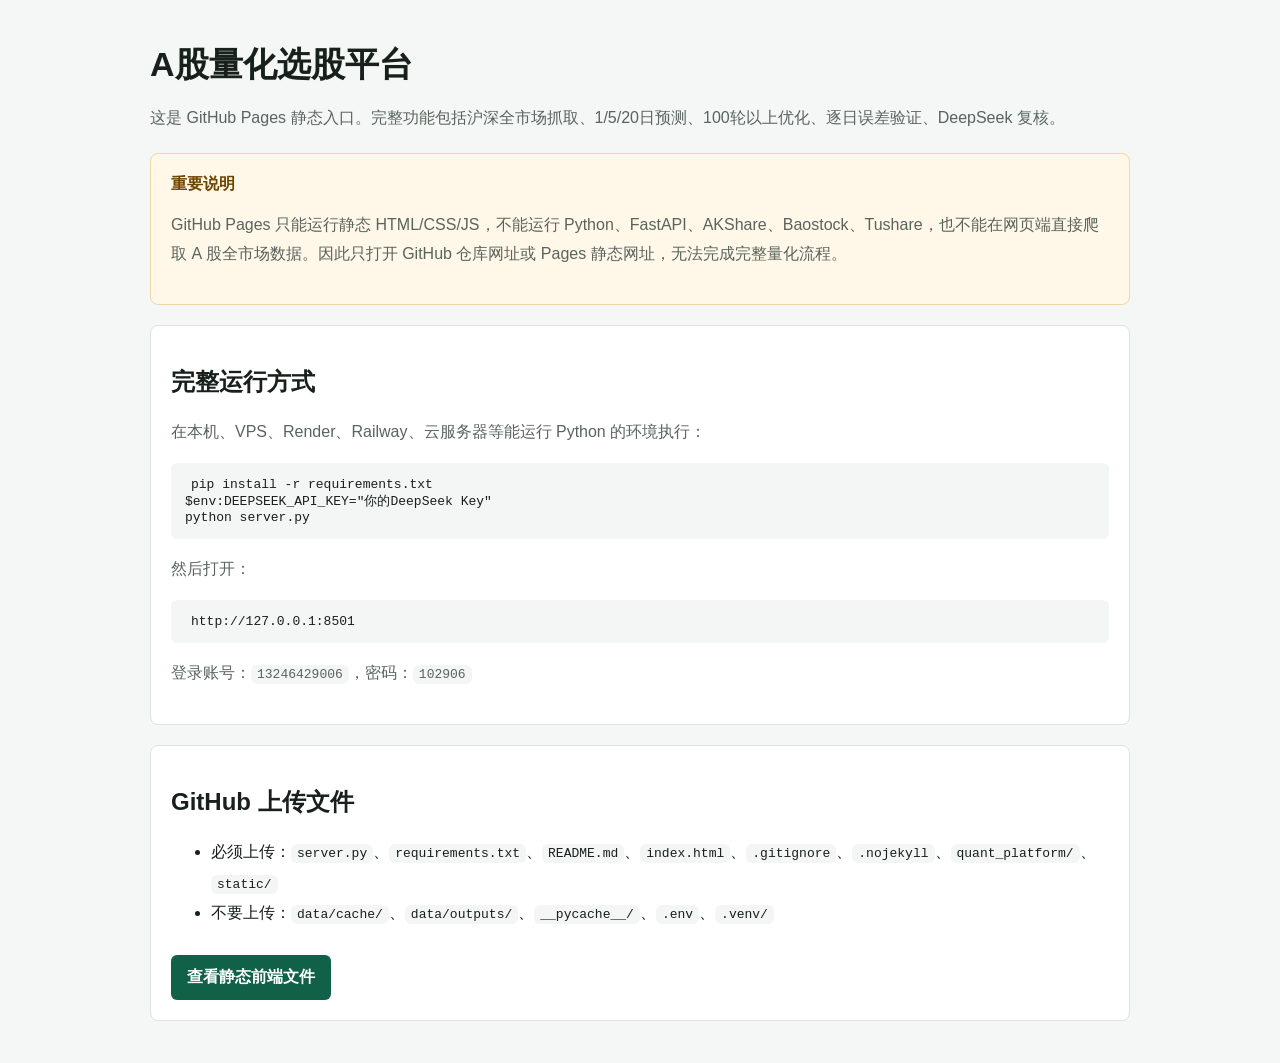
<file: index.html>
<!doctype html>
<html lang="zh-CN">
<head>
  <meta charset="utf-8" />
  <meta name="viewport" content="width=device-width, initial-scale=1" />
  <title>A股量化选股平台</title>
  <style>
    :root { font-family: "Microsoft YaHei", "Segoe UI", Arial, sans-serif; background: #f4f7f5; color: #17201b; }
    body { margin: 0; }
    .shell { max-width: 980px; margin: 0 auto; padding: 42px 22px; }
    h1 { font-size: 34px; margin: 0 0 10px; }
    p { color: #59645e; line-height: 1.8; }
    .panel { background: white; border: 1px solid #dce4df; border-radius: 8px; margin-top: 20px; padding: 20px; }
    .warn { background: #fff7e8; border-color: #efd7a5; color: #6d4500; }
    code, pre { background: #f3f6f5; border-radius: 6px; }
    code { padding: 2px 6px; }
    pre { overflow: auto; padding: 14px; }
    a.button {
      background: #116149; border-radius: 6px; color: white; display: inline-block; font-weight: 700;
      margin-top: 10px; padding: 12px 16px; text-decoration: none;
    }
    ul { line-height: 1.9; }
  </style>
</head>
<body>
  <main class="shell">
    <h1>A股量化选股平台</h1>
    <p>这是 GitHub Pages 静态入口。完整功能包括沪深全市场抓取、1/5/20日预测、100轮以上优化、逐日误差验证、DeepSeek 复核。</p>

    <section class="panel warn">
      <strong>重要说明</strong>
      <p>GitHub Pages 只能运行静态 HTML/CSS/JS，不能运行 Python、FastAPI、AKShare、Baostock、Tushare，也不能在网页端直接爬取 A 股全市场数据。因此只打开 GitHub 仓库网址或 Pages 静态网址，无法完成完整量化流程。</p>
    </section>

    <section class="panel">
      <h2>完整运行方式</h2>
      <p>在本机、VPS、Render、Railway、云服务器等能运行 Python 的环境执行：</p>
      <pre><code>pip install -r requirements.txt
$env:DEEPSEEK_API_KEY="你的DeepSeek Key"
python server.py</code></pre>
      <p>然后打开：</p>
      <pre><code>http://127.0.0.1:8501</code></pre>
      <p>登录账号：<code>13246429006</code>，密码：<code>102906</code></p>
    </section>

    <section class="panel">
      <h2>GitHub 上传文件</h2>
      <ul>
        <li>必须上传：<code>server.py</code>、<code>requirements.txt</code>、<code>README.md</code>、<code>index.html</code>、<code>.gitignore</code>、<code>.nojekyll</code>、<code>quant_platform/</code>、<code>static/</code></li>
        <li>不要上传：<code>data/cache/</code>、<code>data/outputs/</code>、<code>__pycache__/</code>、<code>.env</code>、<code>.venv/</code></li>
      </ul>
      <a class="button" href="static/index.html">查看静态前端文件</a>
    </section>
  </main>
</body>
</html>
</file>
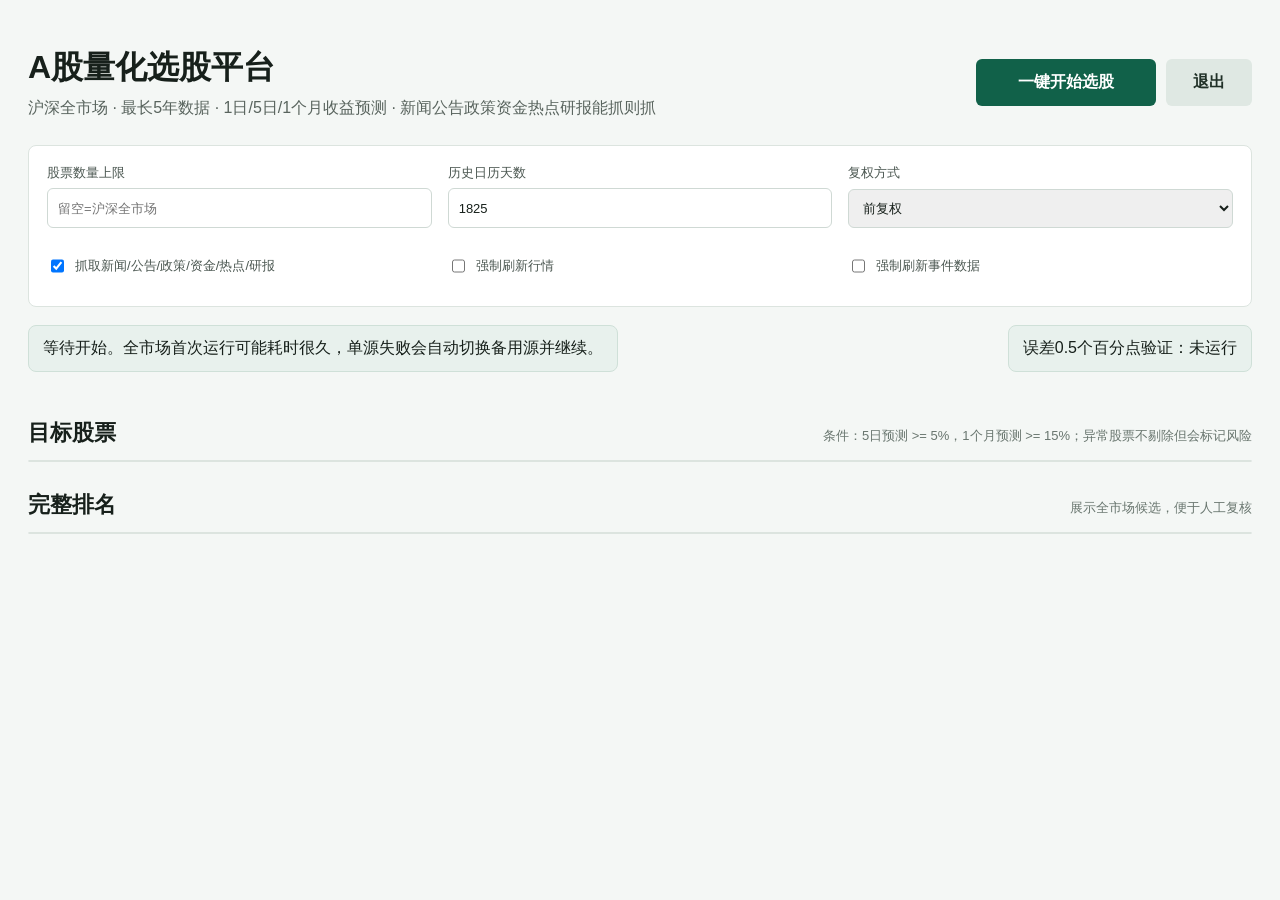
<file: static/index.html>
<!doctype html>
<html lang="zh-CN">
<head>
  <meta charset="utf-8" />
  <meta name="viewport" content="width=device-width, initial-scale=1" />
  <title>A股量化选股平台</title>
  <link rel="stylesheet" href="/static/styles.css" />
</head>
<body>
  <main class="shell">
    <section class="topbar">
      <div>
        <h1>A股量化选股平台</h1>
        <p>沪深全市场 · 最长5年数据 · 1日/5日/1个月收益预测 · 新闻公告政策资金热点研报能抓则抓</p>
      </div>
      <div class="actions">
        <button id="runBtn">一键开始选股</button>
        <button id="logoutBtn" class="secondary">退出</button>
      </div>
    </section>

    <section class="controls">
      <label>
        股票数量上限
        <input id="topN" type="number" min="20" placeholder="留空=沪深全市场" />
      </label>
      <label>
        历史日历天数
        <input id="lookbackDays" type="number" min="260" max="1825" value="1825" />
      </label>
      <label>
        复权方式
        <select id="adjust">
          <option value="qfq" selected>前复权</option>
          <option value="">不复权</option>
          <option value="hfq">后复权</option>
        </select>
      </label>
      <label class="check"><input id="fetchNews" type="checkbox" checked /> 抓取新闻/公告/政策/资金/热点/研报</label>
      <label class="check"><input id="refreshHistory" type="checkbox" /> 强制刷新行情</label>
      <label class="check"><input id="refreshNews" type="checkbox" /> 强制刷新事件数据</label>
    </section>

    <section class="status">
      <div id="message">等待开始。全市场首次运行可能耗时很久，单源失败会自动切换备用源并继续。</div>
      <div class="gate" id="gate">误差0.5个百分点验证：未运行</div>
    </section>

    <section class="metrics" id="metrics"></section>

    <section>
      <div class="section-title">
        <h2>目标股票</h2>
        <span>条件：5日预测 >= 5%，1个月预测 >= 15%；异常股票不剔除但会标记风险</span>
      </div>
      <div class="table-wrap">
        <table id="targetTable"></table>
      </div>
    </section>

    <section>
      <div class="section-title">
        <h2>完整排名</h2>
        <span>展示全市场候选，便于人工复核</span>
      </div>
      <div class="table-wrap">
        <table id="rankTable"></table>
      </div>
    </section>
  </main>
  <script src="/static/app.js"></script>
</body>
</html>
</file>
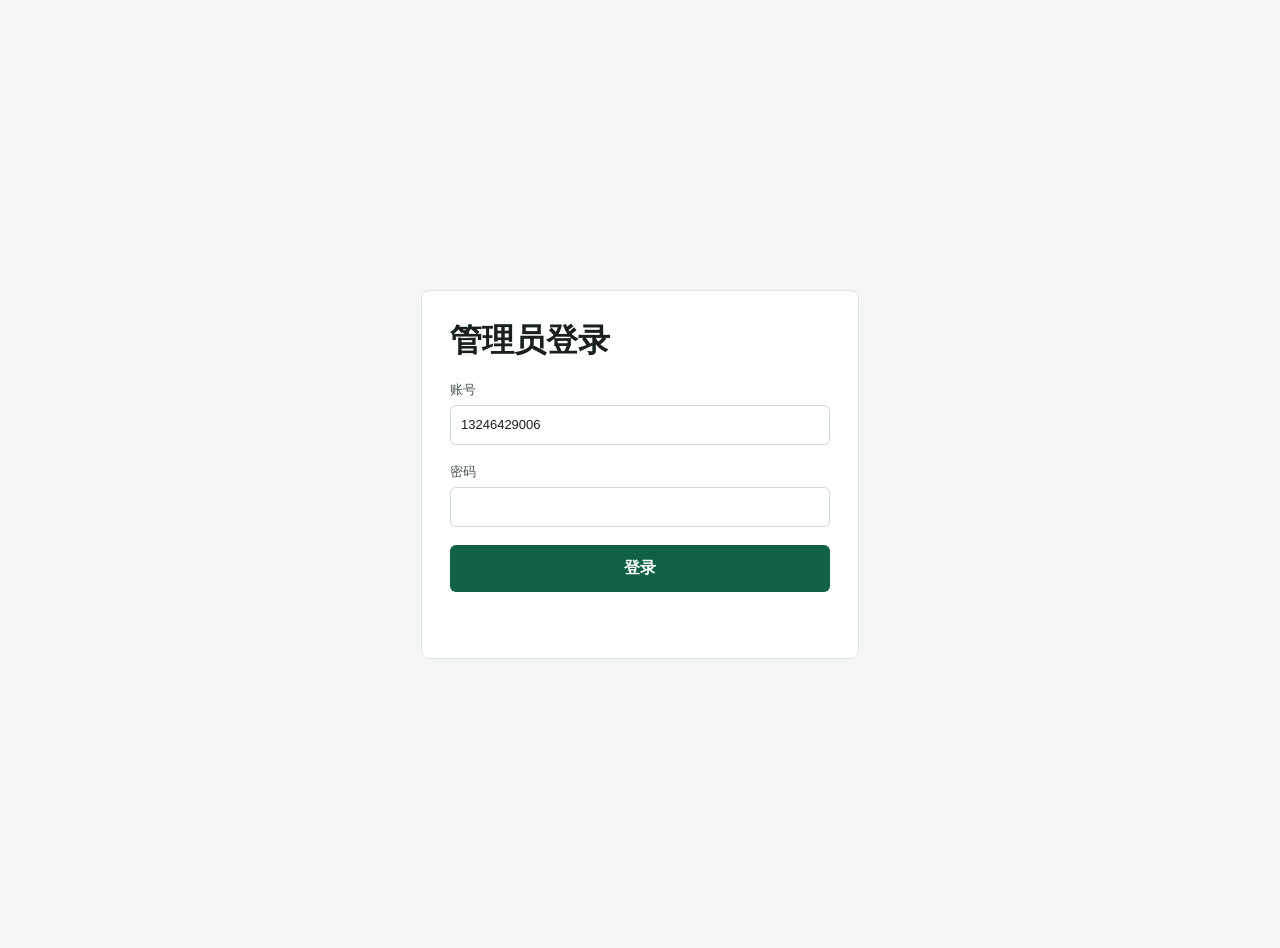
<file: static/login.html>
<!doctype html>
<html lang="zh-CN">
<head>
  <meta charset="utf-8" />
  <meta name="viewport" content="width=device-width, initial-scale=1" />
  <title>管理员登录</title>
  <link rel="stylesheet" href="/static/styles.css" />
</head>
<body>
  <main class="login-shell">
    <form id="loginForm" class="login-box">
      <h1>管理员登录</h1>
      <label>
        账号
        <input id="username" autocomplete="username" value="13246429006" />
      </label>
      <label>
        密码
        <input id="password" type="password" autocomplete="current-password" />
      </label>
      <button type="submit">登录</button>
      <div id="loginMessage"></div>
    </form>
  </main>
  <script src="/static/login.js"></script>
</body>
</html>
</file>
<file: static/styles.css>
:root {
  color-scheme: light;
  font-family: "Microsoft YaHei", "Segoe UI", Arial, sans-serif;
  background: #f4f7f5;
  color: #17201b;
}

body {
  margin: 0;
}

.shell {
  max-width: 1440px;
  margin: 0 auto;
  padding: 28px;
}

.topbar {
  align-items: center;
  display: flex;
  gap: 24px;
  justify-content: space-between;
  padding: 18px 0 26px;
}

h1, h2, p {
  margin: 0;
}

h1 {
  font-size: 32px;
  font-weight: 760;
}

p {
  color: #59645e;
  margin-top: 8px;
}

button {
  background: #116149;
  border: 0;
  border-radius: 6px;
  color: white;
  cursor: pointer;
  font-size: 16px;
  font-weight: 700;
  min-width: 180px;
  padding: 13px 18px;
}

button.secondary {
  background: #dfe8e3;
  color: #203027;
  min-width: 86px;
}

button:disabled {
  background: #8aa096;
  cursor: wait;
}

.actions {
  display: flex;
  gap: 10px;
}

.controls {
  background: white;
  border: 1px solid #dce4df;
  border-radius: 8px;
  display: grid;
  gap: 16px;
  grid-template-columns: repeat(3, minmax(160px, 1fr));
  padding: 18px;
}

.login-shell {
  align-items: center;
  display: flex;
  min-height: 100vh;
  justify-content: center;
  padding: 24px;
}

.login-box {
  background: white;
  border: 1px solid #dce4df;
  border-radius: 8px;
  display: grid;
  gap: 18px;
  max-width: 380px;
  padding: 28px;
  width: 100%;
}

#loginMessage {
  color: #9a4a00;
  min-height: 20px;
}

label {
  color: #4b5751;
  display: grid;
  font-size: 13px;
  gap: 6px;
}

input, select {
  border: 1px solid #cfd9d4;
  border-radius: 6px;
  color: #17201b;
  font: inherit;
  min-height: 38px;
  padding: 0 10px;
}

.check {
  align-items: center;
  display: flex;
  gap: 8px;
  min-height: 38px;
}

.status {
  align-items: center;
  display: flex;
  gap: 14px;
  justify-content: space-between;
  margin: 18px 0;
}

#message, .gate {
  background: #e8f1ed;
  border: 1px solid #cfe0d8;
  border-radius: 8px;
  padding: 12px 14px;
}

.gate.pass {
  background: #ddf5e8;
  color: #0d6b3d;
}

.gate.fail {
  background: #fff0df;
  color: #9a4a00;
}

.metrics {
  display: grid;
  gap: 12px;
  grid-template-columns: repeat(6, minmax(120px, 1fr));
  margin: 18px 0 26px;
}

.metric {
  background: white;
  border: 1px solid #dce4df;
  border-radius: 8px;
  padding: 14px;
}

.metric span {
  color: #67736c;
  display: block;
  font-size: 12px;
}

.metric strong {
  display: block;
  font-size: 22px;
  margin-top: 4px;
}

.section-title {
  align-items: baseline;
  display: flex;
  gap: 16px;
  justify-content: space-between;
  margin-top: 28px;
}

.section-title h2 {
  font-size: 22px;
}

.section-title span {
  color: #69766f;
  font-size: 13px;
}

.table-wrap {
  background: white;
  border: 1px solid #dce4df;
  border-radius: 8px;
  margin-top: 12px;
  max-height: 560px;
  overflow: auto;
}

table {
  border-collapse: collapse;
  font-size: 13px;
  min-width: 1200px;
  width: 100%;
}

th, td {
  border-bottom: 1px solid #edf1ef;
  padding: 10px 12px;
  text-align: left;
  white-space: nowrap;
}

th {
  background: #f9fbfa;
  color: #46524c;
  position: sticky;
  top: 0;
  z-index: 1;
}

.empty {
  color: #6a746e;
  padding: 24px;
}

@media (max-width: 900px) {
  .shell {
    padding: 16px;
  }

  .topbar, .status, .section-title {
    align-items: stretch;
    flex-direction: column;
  }

  .controls, .metrics {
    grid-template-columns: 1fr;
  }

  button {
    width: 100%;
  }
}
</file>
